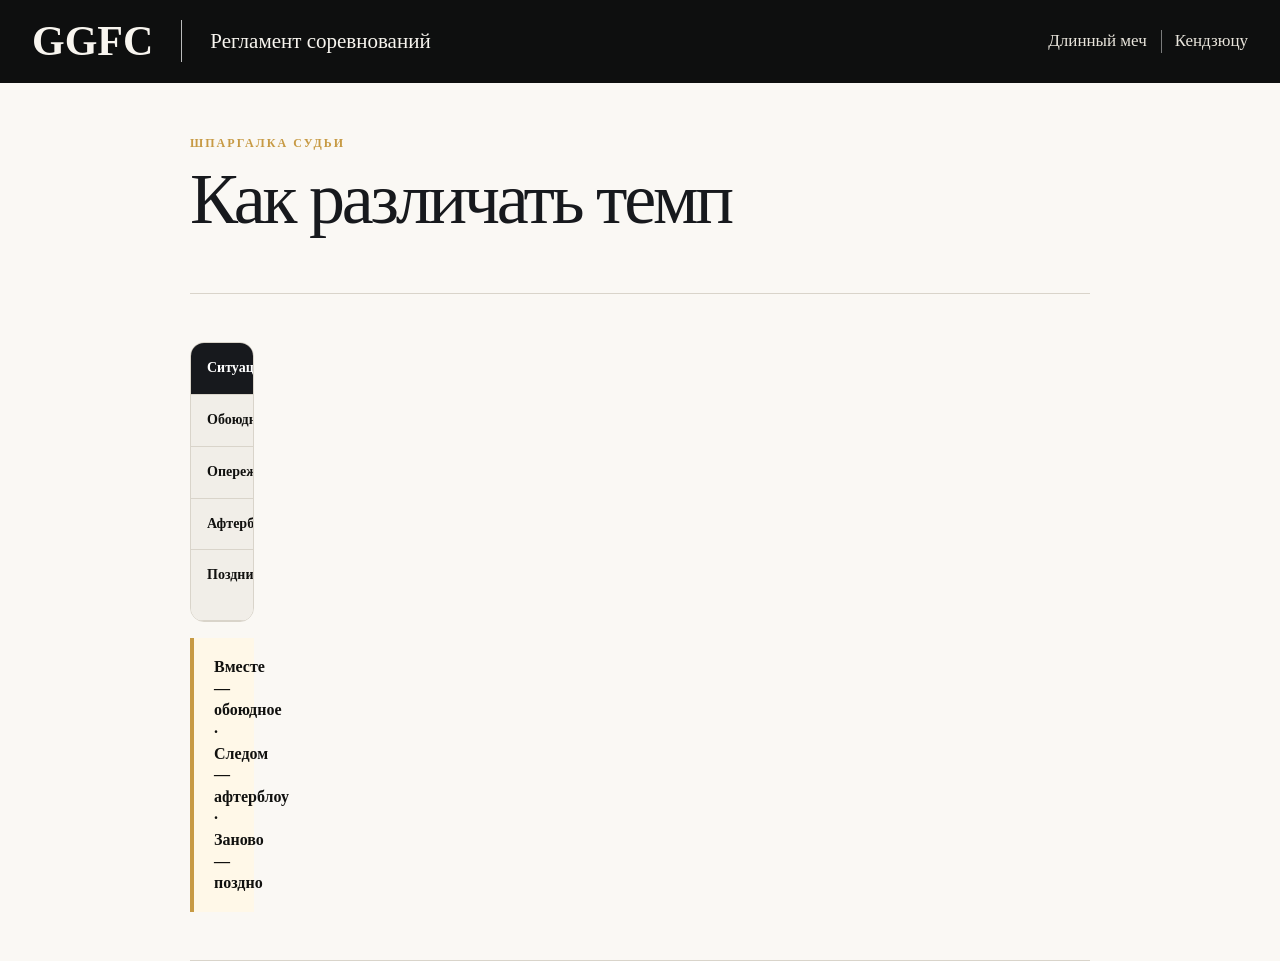
<file: glossary.html>
<!doctype html>
<html lang="ru">
<head>
  <meta charset="utf-8">
  <meta name="viewport" content="width=device-width, initial-scale=1">
  <meta name="description" content="Как отличить обоюдное, опережение, афтерблоу и поздний удар.">
  <title>Темп — GGFC</title>
  <link rel="stylesheet" href="assets/styles.css?v=14">
</head>
<body class="kenjutsu-rules">
  <header class="site-header kenjutsu-header">
    <a class="kenjutsu-brand" href="index.html" aria-label="GGFC — регламент соревнований">
      <strong>GGFC</strong>
      <span>Регламент соревнований</span>
    </a>
    <nav class="kenjutsu-nav" aria-label="Основная навигация">
      <a href="longsword.html">Длинный меч</a>
      <a href="kenjutsu.html">Кендзюцу</a>
    </nav>
  </header>

  <main id="content" class="article-shell narrow">
    <header class="simple-hero"><p class="eyebrow">Шпаргалка судьи</p><h1>Как различать темп</h1></header>

    <section class="content-section">
      <div class="section-content">
        <div class="table-wrap">
          <table>
            <thead><tr><th>Ситуация</th><th>Как выглядит</th><th>Решение</th></tr></thead>
            <tbody>
              <tr><th>Обоюдное</th><td>Порядок попаданий неразличим</td><td>Вместе</td></tr>
              <tr><th>Опережение</th><td>Первый попал, ответа нет</td><td>Только первое</td></tr>
              <tr><th>Афтерблоу</th><td>Ответ уже летел или начался сразу, без паузы</td><td>Первое + ответ</td></tr>
              <tr><th>Поздний</th><td>После попадания была пауза или новое решение</td><td>Ответ не считать</td></tr>
            </tbody>
          </table>
        </div>
        <div class="memory-line"><strong>Вместе — обоюдное · Следом — афтерблоу · Заново — поздно</strong></div>
      </div>
    </section>
  </main>
</body>
</html>
</file>
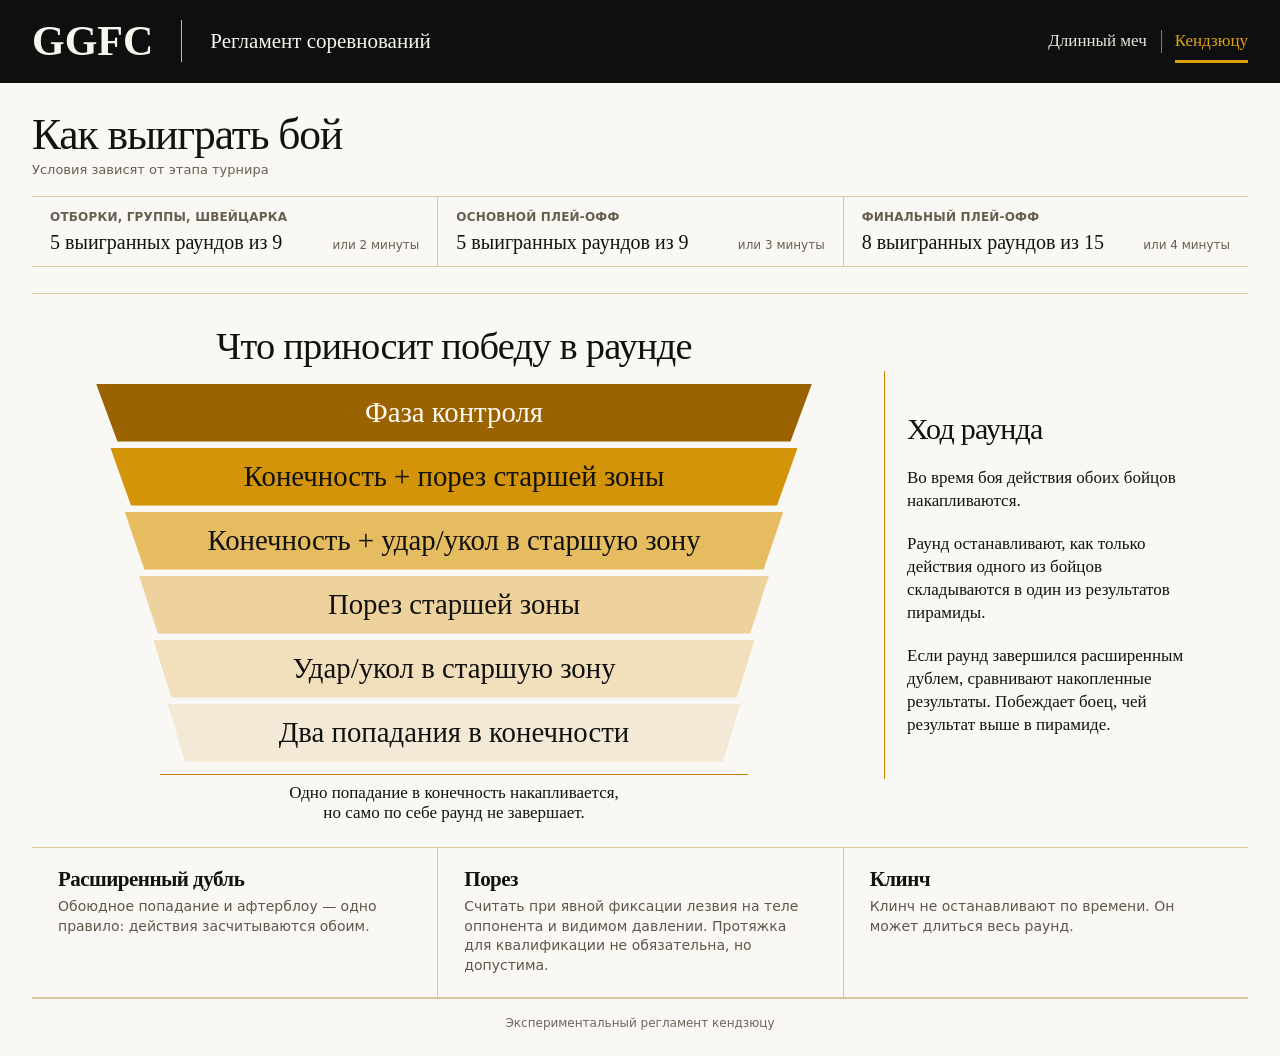
<file: kenjutsu.html>
<!doctype html>
<html lang="ru">
<head>
  <meta charset="utf-8">
  <meta name="viewport" content="width=device-width, initial-scale=1">
  <meta name="description" content="Краткая памятка GGFC по экспериментальным правилам кендзюцу: как определить победителя и разобрать особые ситуации.">
  <title>Кендзюцу — GGFC</title>
  <link rel="stylesheet" href="assets/styles.css?v=14">
</head>
<body class="kenjutsu-rules">
  <a class="skip-link" href="#content">К правилам</a>

  <header class="site-header kenjutsu-header">
    <a class="kenjutsu-brand" href="index.html" aria-label="GGFC — регламент соревнований">
      <strong>GGFC</strong>
      <span>Регламент соревнований</span>
    </a>
    <nav class="kenjutsu-nav" aria-label="Основная навигация">
      <a href="longsword.html">Длинный меч</a>
      <a href="kenjutsu.html" aria-current="page">Кендзюцу</a>
    </nav>
  </header>

  <main id="content" class="kenjutsu-main">
    <section class="tournament-overview" aria-labelledby="tournament-title">
      <header class="tournament-heading">
        <h1 id="tournament-title">Как выиграть бой</h1>
        <p>Условия зависят от этапа турнира</p>
      </header>

      <dl class="bout-formats">
        <div>
          <dt>Отборки, группы, швейцарка</dt>
          <dd><strong>5 выигранных раундов из 9</strong><span>или 2 минуты</span></dd>
        </div>
        <div>
          <dt>Основной плей-офф</dt>
          <dd><strong>5 выигранных раундов из 9</strong><span>или 3 минуты</span></dd>
        </div>
        <div>
          <dt>Финальный плей-офф</dt>
          <dd><strong>8 выигранных раундов из 15</strong><span>или 4 минуты</span></dd>
        </div>
      </dl>
    </section>

    <section class="hierarchy-section" id="hierarchy" aria-labelledby="hierarchy-title">
      <div class="hierarchy-wrap">
        <h2 class="hierarchy-heading" id="hierarchy-title">Что приносит победу в раунде</h2>
        <ol class="result-hierarchy">
          <li class="result-tier tier-control"><span>Фаза контроля</span></li>
          <li class="result-tier tier-1"><span>Конечность + порез старшей зоны</span></li>
          <li class="result-tier tier-2"><span>Конечность + удар/укол в старшую зону</span></li>
          <li class="result-tier tier-3"><span>Порез старшей зоны</span></li>
          <li class="result-tier tier-4"><span>Удар/укол в старшую зону</span></li>
          <li class="result-tier tier-5"><span>Два попадания в конечности</span></li>
        </ol>
        <p class="limb-note">Одно попадание в конечность накапливается,<br>но само по себе раунд не завершает.</p>
      </div>

      <aside class="how-to-read">
        <h2>Ход раунда</h2>
        <ol>
          <li>Во время боя действия обоих бойцов накапливаются.</li>
          <li>Раунд останавливают, как только действия одного из бойцов складываются в один из результатов пирамиды.</li>
          <li>Если раунд завершился расширенным дублем, сравнивают накопленные результаты. Побеждает боец, чей результат выше в пирамиде.</li>
        </ol>
      </aside>
    </section>

    <section class="special-rules" aria-labelledby="special-title">
      <h2 class="sr-only" id="special-title">Особые ситуации</h2>
      <article class="special-rule">
        <h2>Расширенный дубль</h2>
        <p>Обоюдное попадание и афтерблоу — одно правило: действия засчитываются обоим.</p>
      </article>
      <article class="special-rule">
        <h2>Порез</h2>
        <p>Считать при явной фиксации лезвия на теле оппонента и видимом давлении. Протяжка для квалификации не обязательна, но допустима.</p>
      </article>
      <article class="special-rule">
        <h2>Клинч</h2>
        <p>Клинч не останавливают по времени. Он может длиться весь раунд.</p>
      </article>
    </section>
  </main>

  <footer class="kenjutsu-footer">
    Экспериментальный регламент кендзюцу
  </footer>
</body>
</html>
</file>
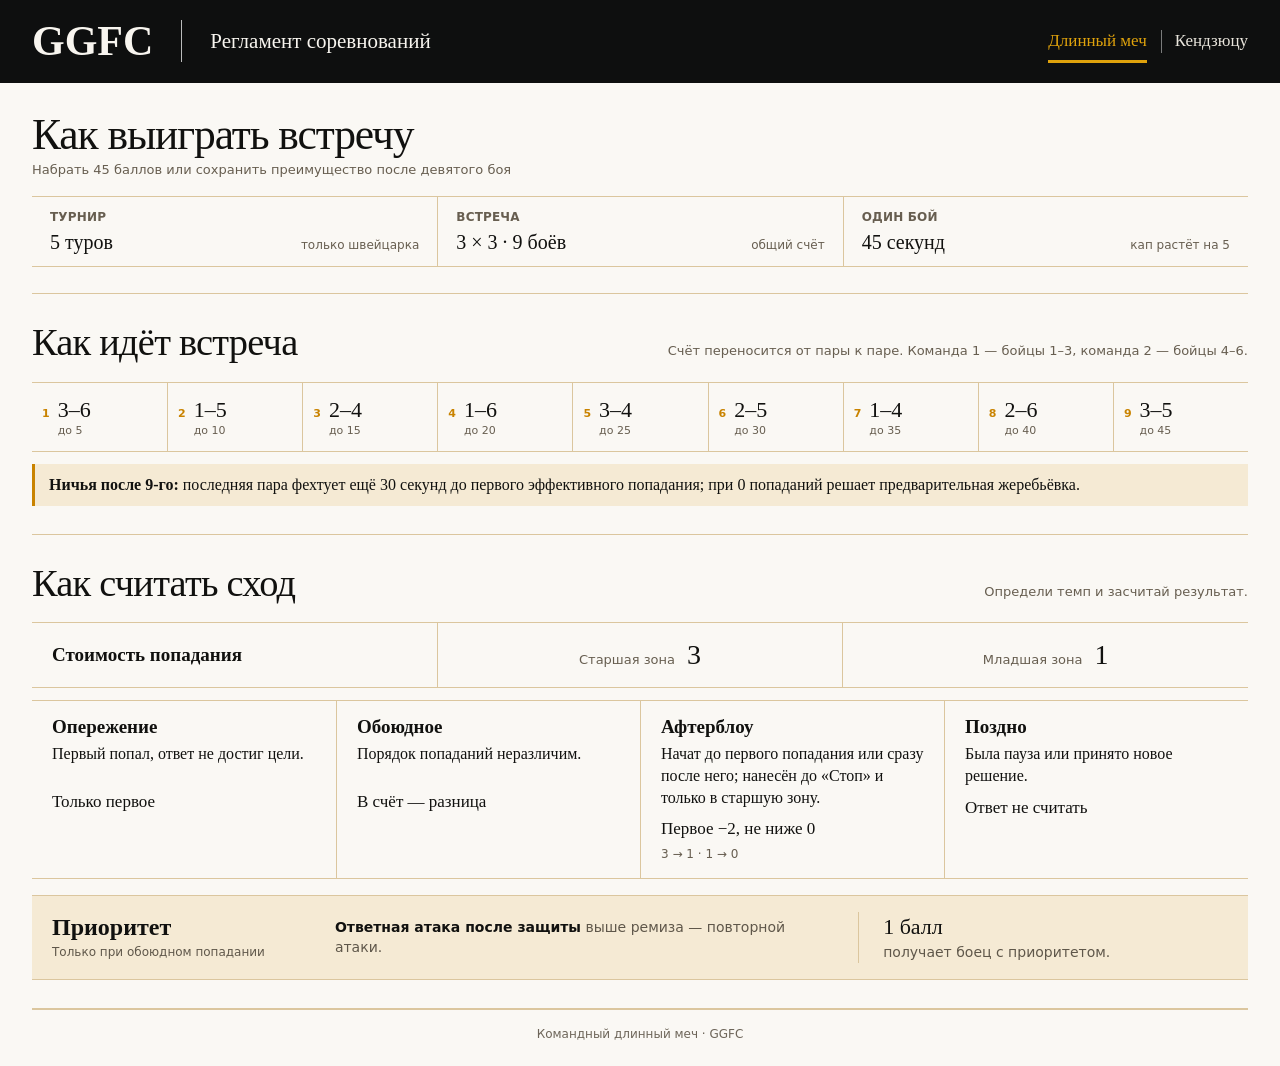
<file: longsword.html>
<!doctype html>
<html lang="ru">
<head>
  <meta charset="utf-8">
  <meta name="viewport" content="width=device-width, initial-scale=1">
  <meta name="description" content="Краткая памятка GGFC по командному длинному мечу: формат встречи, порядок пар, баллы и темп.">
  <title>Командный длинный меч — GGFC</title>
  <link rel="stylesheet" href="assets/styles.css?v=17">
</head>
<body class="kenjutsu-rules longsword-rules">
  <a class="skip-link" href="#content">К правилам</a>

  <header class="site-header kenjutsu-header">
    <a class="kenjutsu-brand" href="index.html" aria-label="GGFC — регламент соревнований">
      <strong>GGFC</strong>
      <span>Регламент соревнований</span>
    </a>
    <nav class="kenjutsu-nav" aria-label="Основная навигация">
      <a href="longsword.html" aria-current="page">Длинный меч</a>
      <a href="kenjutsu.html">Кендзюцу</a>
    </nav>
  </header>

  <main id="content" class="kenjutsu-main">
    <section class="tournament-overview" aria-labelledby="match-title">
      <header class="tournament-heading">
        <h1 id="match-title">Как выиграть встречу</h1>
        <p>Набрать 45 баллов или сохранить преимущество после девятого боя</p>
      </header>

      <dl class="bout-formats">
        <div>
          <dt>Турнир</dt>
          <dd><strong>5 туров</strong><span>только швейцарка</span></dd>
        </div>
        <div>
          <dt>Встреча</dt>
          <dd><strong>3 × 3 · 9 боёв</strong><span>общий счёт</span></dd>
        </div>
        <div>
          <dt>Один бой</dt>
          <dd><strong>45 секунд</strong><span>кап растёт на 5</span></dd>
        </div>
      </dl>
    </section>

    <section class="longsword-section relay-section" aria-labelledby="relay-title">
      <header class="longsword-heading">
        <h2 id="relay-title">Как идёт встреча</h2>
        <p>Счёт переносится от пары к паре. Команда 1 — бойцы 1–3, команда 2 — бойцы 4–6.</p>
      </header>

      <ol class="relay-sequence" aria-label="Порядок боёв и предел счёта">
        <li><small>1</small><strong>3–6</strong><span>до 5</span></li>
        <li><small>2</small><strong>1–5</strong><span>до 10</span></li>
        <li><small>3</small><strong>2–4</strong><span>до 15</span></li>
        <li><small>4</small><strong>1–6</strong><span>до 20</span></li>
        <li><small>5</small><strong>3–4</strong><span>до 25</span></li>
        <li><small>6</small><strong>2–5</strong><span>до 30</span></li>
        <li><small>7</small><strong>1–4</strong><span>до 35</span></li>
        <li><small>8</small><strong>2–6</strong><span>до 40</span></li>
        <li><small>9</small><strong>3–5</strong><span>до 45</span></li>
      </ol>
      <p class="priority-note relay-tie"><strong>Ничья после 9-го:</strong> последняя пара фехтует ещё 30 секунд до первого эффективного попадания; при 0 попаданий решает предварительная жеребьёвка.</p>
    </section>

    <section class="longsword-section scoring-section" aria-labelledby="scoring-title">
      <header class="longsword-heading">
        <h2 id="scoring-title">Как считать сход</h2>
        <p>Определи темп и засчитай результат.</p>
      </header>

      <div class="hit-values" aria-label="Стоимость попадания">
        <strong>Стоимость попадания</strong>
        <span>Старшая зона <b>3</b></span>
        <span>Младшая зона <b>1</b></span>
      </div>

      <div class="tempo-decisions" aria-label="Разбор темпа">
        <article>
          <h3>Опережение</h3>
          <p>Первый попал, ответ не достиг цели.</p>
          <strong>Только первое</strong>
        </article>
        <article>
          <h3>Обоюдное</h3>
          <p>Порядок попаданий неразличим.</p>
          <strong>В счёт — разница</strong>
        </article>
        <article>
          <h3>Афтерблоу</h3>
          <p>Начат до первого попадания или сразу после него; нанесён до «Стоп» и только в старшую зону.</p>
          <strong>Первое −2, не ниже 0</strong>
          <small>3 → 1 · 1 → 0</small>
        </article>
        <article>
          <h3>Поздно</h3>
          <p>Была пауза или принято новое решение.</p>
          <strong>Ответ не считать</strong>
        </article>
      </div>

      <aside class="fencing-priority" aria-labelledby="priority-title">
        <div>
          <h3 id="priority-title">Приоритет</h3>
          <p>Только при обоюдном попадании</p>
        </div>
        <p><strong>Ответная атака после защиты</strong> выше ремиза — повторной атаки.</p>
        <p class="priority-result"><strong>1 балл</strong> получает боец с приоритетом.</p>
      </aside>
    </section>
  </main>

  <footer class="kenjutsu-footer">
    Командный длинный меч · GGFC
  </footer>
</body>
</html>
</file>
<file: assets/styles.css>
:root {
  --ink: #17191d;
  --muted: #666b73;
  --paper: #f4f1eb;
  --surface: #fffdf8;
  --line: #d9d4ca;
  --red: #a82c2c;
  --red-dark: #6f171c;
  --blue: #274f70;
  --blue-dark: #18364e;
  --gold: #c79a44;
  --green: #276749;
  --shadow: 0 18px 50px rgba(33, 30, 24, .08);
  --radius: 18px;
}

* { box-sizing: border-box; }
html { scroll-behavior: smooth; }
body { margin: 0; color: var(--ink); background: var(--paper); font-family: Inter, ui-sans-serif, system-ui, -apple-system, BlinkMacSystemFont, "Segoe UI", sans-serif; line-height: 1.6; }
a { color: inherit; }
.skip-link { position: fixed; top: 8px; left: 8px; z-index: 20; padding: 10px 14px; background: var(--ink); color: white; transform: translateY(-150%); }
.skip-link:focus { transform: translateY(0); }

.site-header { width: min(1180px, calc(100% - 40px)); margin: 0 auto; padding: 22px 0; display: flex; align-items: center; justify-content: space-between; gap: 28px; }
.brand { display: inline-flex; align-items: center; gap: 12px; text-decoration: none; }
.brand-mark { width: 42px; height: 42px; display: grid; place-items: center; border: 1px solid var(--ink); border-radius: 50%; font-family: Georgia, serif; font-size: 24px; }
.brand strong, .brand small { display: block; line-height: 1.15; }
.brand small { color: var(--muted); font-size: 11px; letter-spacing: .1em; text-transform: uppercase; }
.main-nav { display: flex; flex-wrap: wrap; gap: 6px; }
.main-nav a { padding: 8px 12px; border-radius: 999px; color: var(--muted); text-decoration: none; font-size: 14px; }
.main-nav a:hover, .main-nav a[aria-current="page"] { color: var(--ink); background: rgba(255,255,255,.7); }

main, .site-footer { width: min(1180px, calc(100% - 40px)); margin-inline: auto; }
.hero { min-height: 260px; padding: clamp(36px, 6vw, 64px); display: grid; grid-template-columns: 1fr; align-items: center; color: #fff; border-radius: 24px; background: radial-gradient(circle at 86% 18%, rgba(199,154,68,.35), transparent 25%), linear-gradient(135deg, #16191f, #292b30 58%, #421b1e); box-shadow: var(--shadow); }
.eyebrow { margin: 0 0 10px; color: var(--gold); font-size: 12px; font-weight: 800; letter-spacing: .17em; text-transform: uppercase; }
h1, h2, h3 { margin-top: 0; font-family: Georgia, "Times New Roman", serif; line-height: 1.08; }
h1 { margin-bottom: 18px; font-size: clamp(42px, 7vw, 72px); font-weight: 500; letter-spacing: -.045em; }
h2 { margin-bottom: 18px; font-size: clamp(32px, 4vw, 52px); font-weight: 500; letter-spacing: -.025em; }
h3 { margin-bottom: 12px; font-size: 25px; }
.lead { max-width: 740px; margin: 0; color: inherit; font-size: clamp(18px, 2vw, 24px); opacity: .84; }
.actions { display: flex; flex-wrap: wrap; gap: 12px; margin-top: 34px; }
.button { display: inline-flex; align-items: center; justify-content: center; min-height: 48px; padding: 10px 18px; border: 1px solid rgba(255,255,255,.34); border-radius: 999px; text-decoration: none; font-weight: 700; }
.button.primary { color: var(--ink); background: #fff; }
.button.secondary { color: #fff; }
.hero-panel { padding: 28px; color: var(--ink); background: rgba(255,253,248,.93); border-radius: var(--radius); }
.hero-panel dl { display: grid; grid-template-columns: repeat(3, 1fr); margin: 30px 0; }
.hero-panel dl div { padding: 0 12px; border-right: 1px solid var(--line); text-align: center; }
.hero-panel dl div:first-child { padding-left: 0; }
.hero-panel dl div:last-child { padding-right: 0; border: 0; }
.hero-panel dt { color: var(--muted); font-size: 11px; text-transform: uppercase; }
.hero-panel dd { margin: 4px 0 0; font-family: Georgia, serif; font-size: 32px; }
.hero-panel p { margin-bottom: 0; color: var(--muted); font-size: 14px; }
.status { display: inline-flex; align-items: center; gap: 6px; padding: 5px 10px; border-radius: 999px; font-size: 11px; font-weight: 800; letter-spacing: .06em; text-transform: uppercase; }
.status.ready { color: #fff; background: var(--green); }
.status.draft { color: #7b3d09; background: #f8e4bb; }
.status.waiting { color: var(--blue-dark); background: #dceaf4; }

.section { padding: clamp(34px, 6vw, 64px) 0; }
.section-heading { margin-bottom: 34px; }
.card-grid { display: grid; grid-template-columns: repeat(2, minmax(0, 1fr)); gap: 22px; }
.discipline-card { position: relative; min-height: 260px; padding: 30px; overflow: hidden; border: 1px solid var(--line); border-radius: var(--radius); background: var(--surface); box-shadow: var(--shadow); }
.discipline-card::after { content: ""; position: absolute; right: -70px; bottom: -90px; width: 240px; height: 240px; border: 40px solid rgba(0,0,0,.035); border-radius: 50%; }
.discipline-card.accent-red { border-top: 5px solid var(--red); }
.discipline-card.accent-blue { border-top: 5px solid var(--blue); }
.card-topline { display: flex; justify-content: space-between; align-items: center; margin-bottom: 28px; color: var(--muted); font-weight: 700; }
.discipline-card .button { position: relative; z-index: 1; margin-top: 8px; border-color: transparent; }
.discipline-card .button.primary { color: #fff; background: var(--red-dark); }
.discipline-card .button.secondary { color: #fff; background: var(--blue-dark); }
.discipline-card p { max-width: 560px; color: var(--muted); }
.compact-list { padding: 0; list-style: none; }
.compact-list li { padding: 7px 0; border-bottom: 1px solid var(--line); }
.text-link { position: relative; z-index: 1; display: inline-flex; gap: 8px; margin-top: 20px; font-weight: 800; text-decoration: none; }
.split-section { display: grid; grid-template-columns: .8fr 1.2fr; gap: 64px; border-top: 1px solid var(--line); }
.role-grid { display: grid; grid-template-columns: 1fr 1fr; gap: 18px; }
.role-card { padding: 30px; border-radius: var(--radius); background: var(--surface); }
.role-card p { color: var(--muted); }
.role-card a { font-weight: 750; }
.role-icon { display: block; margin-bottom: 36px; font-size: 34px; }

.notice { display: flex; justify-content: space-between; align-items: center; gap: 32px; padding: 26px 30px; border: 1px solid var(--line); border-radius: var(--radius); background: var(--surface); }
.notice p { max-width: 800px; margin: 5px 0 0; color: var(--muted); }
.notice a { flex: 0 0 auto; font-weight: 800; }
.notice.warning { margin: 28px 0 0; border-color: #e4c38b; background: #fff8e8; }
.site-footer { display: flex; justify-content: space-between; gap: 20px; margin-top: 40px; padding: 24px 0 32px; color: var(--muted); border-top: 1px solid var(--line); font-size: 13px; }

.article-shell { max-width: 1180px; }
.article-shell.narrow { max-width: 900px; }
.article-hero { min-height: 420px; padding: clamp(44px, 7vw, 76px); display: grid; grid-template-columns: 1.35fr .65fr; align-items: end; gap: 50px; color: #fff; border-radius: 28px; }
.article-hero h1 { font-size: clamp(46px, 7vw, 82px); }
.accent-red-bg { background: radial-gradient(circle at 90% 10%, rgba(255,255,255,.15), transparent 23%), linear-gradient(135deg, var(--red-dark), #2a181b); }
.accent-blue-bg { background: radial-gradient(circle at 85% 18%, rgba(255,255,255,.15), transparent 23%), linear-gradient(135deg, var(--blue-dark), #17222b); }
.quick-facts { display: grid; gap: 1px; overflow: hidden; border-radius: 14px; background: rgba(255,255,255,.15); }
.quick-facts div { padding: 18px; background: rgba(0,0,0,.24); }
.quick-facts span, .quick-facts strong { display: block; }
.quick-facts span { color: rgba(255,255,255,.68); font-size: 11px; text-transform: uppercase; }
.quick-facts strong { font-family: Georgia, serif; font-size: 23px; font-weight: 500; }
.empty-seal { justify-self: center; align-self: center; display: grid; place-items: center; width: 170px; height: 170px; border: 2px solid rgba(255,255,255,.6); border-radius: 50%; font-family: serif; font-size: 80px; }
.page-nav { position: sticky; top: 10px; z-index: 5; width: fit-content; max-width: 100%; margin: 22px auto 0; padding: 7px; display: flex; overflow-x: auto; border: 1px solid var(--line); border-radius: 999px; background: rgba(244,241,235,.92); backdrop-filter: blur(12px); }
.page-nav a { padding: 8px 14px; border-radius: 999px; text-decoration: none; white-space: nowrap; font-size: 13px; font-weight: 700; }
.page-nav a:hover { background: var(--surface); }
.content-section { padding: 48px 0; display: grid; grid-template-columns: 64px minmax(0, 1fr); gap: 24px; border-bottom: 1px solid var(--line); scroll-margin-top: 80px; }
.compact-article .content-section { padding: 36px 0; }
.section-number { color: var(--muted); font-family: Georgia, serif; font-size: 22px; }
.section-content { min-width: 0; }
.section-content > p { max-width: 850px; }
.data-grid, .score-grid, .requirements-grid { display: grid; grid-template-columns: repeat(2, minmax(0,1fr)); gap: 14px; }
.data-grid article, .score-card, .requirements-grid article { padding: 24px; border: 1px solid var(--line); border-radius: 14px; background: var(--surface); }
.data-grid span, .score-card span, .requirements-grid article > span { color: var(--muted); font-size: 11px; font-weight: 800; letter-spacing: .08em; text-transform: uppercase; }
.data-grid strong { display: block; margin: 7px 0; font-family: Georgia, serif; font-size: 28px; }
.data-grid p, .score-card p, .requirements-grid p { margin: 0; color: var(--muted); }
.relay { margin: 20px 0; display: grid; grid-template-columns: repeat(9, 1fr); gap: 4px; }
.relay span { padding: 14px 6px; color: #fff; background: var(--ink); text-align: center; font-weight: 800; }
.relay span:first-child { border-radius: 10px 0 0 10px; }
.relay span:last-child { border-radius: 0 10px 10px 0; }
.muted { color: var(--muted); }
.score-card { position: relative; overflow: hidden; }
.score-card strong { display: block; margin: 12px 0; font-family: Georgia, serif; font-size: 64px; line-height: 1; }
.score-card.high { border-top: 4px solid var(--red); }
.score-card.low { border-top: 4px solid var(--gold); }
.score-card.after { border-top: 4px solid var(--blue); }
.score-card.none { border-top: 4px solid #888; }
.table-wrap { width: 100%; max-width: 100%; overflow-x: auto; border: 1px solid var(--line); border-radius: 14px; background: var(--surface); }
table { width: 100%; min-width: 620px; border-collapse: collapse; font-size: 14px; }
th, td { padding: 16px; border-bottom: 1px solid var(--line); text-align: left; vertical-align: top; }
thead th { color: #fff; background: var(--ink); }
tbody th { width: 170px; background: #f1eee8; }
.memory-line { margin-top: 16px; padding: 18px 20px; border-left: 4px solid var(--gold); background: #fff8e8; }
.steps { padding: 0; display: grid; gap: 12px; list-style: none; }
.steps li { padding: 20px; display: grid; grid-template-columns: 44px 1fr; gap: 16px; border: 1px solid var(--line); border-radius: 14px; background: var(--surface); }
.steps li > span { display: grid; place-items: center; width: 38px; height: 38px; color: #fff; border-radius: 50%; background: var(--red); font-weight: 900; }
.steps p { margin: 3px 0 0; color: var(--muted); }
.check-grid { display: grid; grid-template-columns: 1fr 1fr; gap: 22px; }
.check-list { margin: 0; padding: 0; list-style: none; }
.check-list li { position: relative; padding: 15px 12px 15px 42px; border-bottom: 1px solid var(--line); }
.check-list li::before { content: "✓"; position: absolute; left: 10px; color: var(--green); font-weight: 900; }

.waiting-panel { margin: 28px 0 0; padding: 50px; text-align: center; border: 1px dashed var(--blue); border-radius: var(--radius); background: #edf5fa; }
.waiting-panel h2 { margin-top: 22px; }
.waiting-panel p { max-width: 650px; margin: 0 auto; color: var(--muted); }
.requirements-grid { grid-template-columns: repeat(3, 1fr); }
.requirements-grid h3 { margin-top: 24px; }
.simple-hero { padding: 52px 0 36px; border-bottom: 1px solid var(--line); }
.simple-hero h1 { color: var(--ink); }
.simple-hero .lead { color: var(--muted); }
.term-stack { padding: 50px 0; display: grid; gap: 14px; }
.term-card { padding: 28px; display: grid; grid-template-columns: 64px 1fr; gap: 20px; border: 1px solid var(--line); border-radius: 14px; background: var(--surface); }
.term-card h2 { margin-bottom: 8px; font-size: 32px; }
.term-card p { margin: 0 0 10px; color: var(--muted); }
.term-index { color: var(--red); font-family: Georgia, serif; font-size: 22px; }
.decision-box { padding: 34px; border-radius: var(--radius); color: #fff; background: var(--ink); }
.decision-box h2 { font-size: 34px; }
.decision-box li + li { margin-top: 12px; }

@media (max-width: 820px) {
  .site-header { align-items: flex-start; flex-direction: column; }
  .hero, .article-hero, .split-section { grid-template-columns: 1fr; }
  .hero { min-height: auto; padding: 50px 28px; }
  .article-hero { min-height: auto; }
  .card-grid, .role-grid, .data-grid, .score-grid, .check-grid, .requirements-grid { grid-template-columns: 1fr; }
  .content-section { grid-template-columns: 1fr; gap: 10px; }
  .section-number { font-size: 14px; }
  .relay { grid-template-columns: repeat(3, 1fr); }
  .relay span, .relay span:first-child, .relay span:last-child { border-radius: 6px; }
  .notice, .site-footer { align-items: flex-start; flex-direction: column; }
}

@media (max-width: 520px) {
  .site-header, main, .site-footer { width: min(100% - 24px, 1180px); }
  .main-nav { gap: 2px; }
  .main-nav a { padding: 7px 9px; font-size: 12px; }
  .hero, .article-hero, .discipline-card, .waiting-panel { padding: 32px 22px; border-radius: 18px; }
  .hero-panel dl { grid-template-columns: 1fr; }
  .hero-panel dl div { padding: 12px 0; border-right: 0; border-bottom: 1px solid var(--line); }
  .hero-panel dl div:last-child { border: 0; }
  .empty-seal { width: 110px; height: 110px; font-size: 54px; }
  .term-card { grid-template-columns: 1fr; }
}

@media (prefers-reduced-motion: reduce) { html { scroll-behavior: auto; } }

/* Kenjutsu result hierarchy */
.sr-only {
  position: absolute;
  width: 1px;
  height: 1px;
  padding: 0;
  margin: -1px;
  overflow: hidden;
  clip: rect(0, 0, 0, 0);
  white-space: nowrap;
  border: 0;
}

.kenjutsu-rules {
  --kenjutsu-ink: #11110f;
  --kenjutsu-paper: #faf8f4;
  --kenjutsu-gold: #c98300;
  --kenjutsu-line: #dbc69e;
  color: var(--kenjutsu-ink);
  background: var(--kenjutsu-paper);
  font-family: Georgia, "Times New Roman", serif;
  line-height: 1.35;
}

.kenjutsu-header {
  width: 100%;
  margin: 0;
  padding: 18px max(32px, calc((100vw - 1400px) / 2));
  color: #f8f5ef;
  background: #0e0f0f;
}

.kenjutsu-brand {
  display: flex;
  align-items: center;
  gap: 28px;
  color: inherit;
  text-decoration: none;
}

.kenjutsu-brand strong {
  padding-right: 28px;
  border-right: 1px solid rgba(255, 255, 255, .72);
  font-size: 42px;
  line-height: 1;
}

.kenjutsu-brand span {
  font-size: 21px;
}

.kenjutsu-nav {
  display: flex;
  align-items: center;
  gap: 28px;
}

.kenjutsu-nav a {
  position: relative;
  padding: 12px 0;
  color: #e9e5dc;
  text-decoration: none;
  font-size: 17px;
}

.kenjutsu-nav a + a::before {
  content: "";
  position: absolute;
  left: -14px;
  top: 12px;
  bottom: 12px;
  width: 1px;
  background: rgba(255, 255, 255, .45);
}

.kenjutsu-nav a:hover,
.kenjutsu-nav a:focus-visible,
.kenjutsu-nav a[aria-current="page"] {
  color: #dfa20c;
}

.kenjutsu-nav a[aria-current="page"]::after {
  content: "";
  position: absolute;
  right: 0;
  bottom: 2px;
  left: 0;
  height: 3px;
  background: #dfa20c;
}

.kenjutsu-main {
  width: min(1400px, calc(100% - 64px));
  margin: 0 auto;
}

.tournament-overview {
  padding: 28px 0 26px;
  border-bottom: 1px solid var(--kenjutsu-line);
}

.tournament-heading h1 {
  margin: 0;
  font-size: clamp(32px, 3.4vw, 46px);
  font-weight: 500;
  letter-spacing: -.025em;
}

.tournament-heading p {
  margin: 3px 0 18px;
  color: #675e50;
  font-family: Inter, ui-sans-serif, system-ui, sans-serif;
  font-size: 13px;
}

.bout-formats {
  margin: 0;
  display: grid;
  grid-template-columns: repeat(3, 1fr);
  border-top: 1px solid var(--kenjutsu-line);
  border-bottom: 1px solid var(--kenjutsu-line);
}

.bout-formats > div {
  min-width: 0;
  padding: 12px 18px;
}

.bout-formats > div + div {
  border-left: 1px solid var(--kenjutsu-line);
}

.bout-formats dt {
  color: #675e50;
  font-family: Inter, ui-sans-serif, system-ui, sans-serif;
  font-size: 12px;
  font-weight: 600;
  letter-spacing: .015em;
  text-transform: uppercase;
}

.bout-formats dd {
  margin: 4px 0 0;
  display: flex;
  align-items: baseline;
  justify-content: space-between;
  gap: 10px;
}

.bout-formats dd strong {
  font-size: 20px;
  font-weight: 400;
  line-height: 1.22;
}

.bout-formats dd span {
  flex: 0 0 auto;
  color: #675e50;
  font-family: Inter, ui-sans-serif, system-ui, sans-serif;
  font-size: 12px;
}

.hierarchy-section {
  padding: 32px 64px 24px;
  display: grid;
  grid-template-columns: minmax(0, 1fr) 300px;
  gap: 72px;
  align-items: center;
}

.hierarchy-wrap {
  min-width: 0;
}

.hierarchy-heading {
  margin: 0 0 16px;
  font-size: clamp(28px, 3vw, 42px);
  font-weight: 500;
  letter-spacing: -.02em;
  text-align: center;
}

.result-hierarchy {
  margin: 0;
  padding: 0;
  display: grid;
  justify-items: center;
  gap: 6px;
  list-style: none;
}

.result-tier {
  min-height: 58px;
  padding: 10px 44px;
  display: grid;
  place-items: center;
  clip-path: polygon(0 0, 100% 0, 97% 100%, 3% 100%);
  text-align: center;
  font-size: clamp(23px, 2.25vw, 32px);
  line-height: 1.08;
}

.tier-control { width: 100%; color: #fffaf0; background: #9b6300; }
.tier-1 { width: 96%; background: #d39409; }
.tier-2 { width: 92%; background: #e6bc61; }
.tier-3 { width: 88%; background: #edd29d; }
.tier-4 { width: 84%; background: #f2dfbc; }
.tier-5 { width: 80%; background: #f4e9d6; }

.limb-note {
  width: 82%;
  margin: 12px auto 0;
  padding-top: 8px;
  border-top: 1px solid var(--kenjutsu-gold);
  text-align: center;
  font-size: 17px;
  line-height: 1.2;
}

.how-to-read {
  padding: 42px 0 42px 22px;
  border-left: 1px solid var(--kenjutsu-gold);
}

.how-to-read h2 {
  margin-bottom: 22px;
  font-size: 30px;
}

.how-to-read ol {
  margin: 0;
  padding: 0;
  display: grid;
  gap: 20px;
  list-style: none;
  font-size: 17px;
}

.special-rules {
  margin-top: 0;
  display: grid;
  grid-template-columns: repeat(3, 1fr);
  border-top: 1px solid var(--kenjutsu-line);
  border-bottom: 1px solid var(--kenjutsu-line);
}

.special-rule {
  min-width: 0;
  padding: 20px 26px 22px;
}

.special-rule + .special-rule {
  border-left: 1px solid var(--kenjutsu-line);
}

.special-rule h2 {
  margin: 0 0 6px;
  font-size: 21px;
  font-weight: 600;
}

.special-rule p {
  margin: 0;
  color: #5f574a;
  font-family: Inter, ui-sans-serif, system-ui, sans-serif;
  font-size: 14px;
  line-height: 1.4;
}

.kenjutsu-footer {
  width: min(1400px, calc(100% - 64px));
  margin: 0 auto;
  padding: 16px 0 24px;
  color: #6d6559;
  border-top: 1px solid var(--kenjutsu-line);
  font-family: Inter, ui-sans-serif, system-ui, sans-serif;
  font-size: 12px;
  text-align: center;
}

@media (max-width: 1000px) {
  .kenjutsu-header {
    align-items: flex-start;
    flex-direction: column;
  }

  .hierarchy-section {
    padding-inline: 0;
    grid-template-columns: 1fr;
    gap: 20px;
  }

  .how-to-read {
    padding: 18px 0 0;
    border-top: 1px solid var(--kenjutsu-line);
    border-left: 0;
  }

  .how-to-read h2 {
    margin-bottom: 12px;
  }

  .how-to-read ol {
    grid-template-columns: 1fr 1fr;
    gap: 10px 28px;
    list-style: decimal inside;
  }
}

@media (max-width: 900px) {
  .bout-formats {
    grid-template-columns: 1fr;
  }

  .bout-formats > div {
    display: grid;
    grid-template-columns: 220px minmax(0, 1fr);
    align-items: center;
    gap: 20px;
  }

  .bout-formats > div + div {
    border-top: 1px solid var(--kenjutsu-line);
    border-left: 0;
  }

  .bout-formats dd {
    margin: 0;
  }
}

@media (max-width: 760px) {
  .kenjutsu-header {
    padding: 16px 20px;
    gap: 14px;
  }

  .kenjutsu-brand {
    gap: 16px;
  }

  .kenjutsu-brand strong {
    padding-right: 16px;
    font-size: 32px;
  }

  .kenjutsu-brand span {
    font-size: 17px;
  }

  .kenjutsu-nav {
    width: 100%;
    gap: 18px;
    overflow-x: auto;
  }

  .kenjutsu-nav a {
    flex: 0 0 auto;
    font-size: 14px;
  }

  .kenjutsu-nav a + a::before {
    left: -9px;
  }

  .kenjutsu-main,
  .kenjutsu-footer {
    width: min(100% - 28px, 1400px);
  }

  .tournament-overview {
    padding-top: 22px;
  }

  .tournament-heading h1 {
    margin-bottom: 16px;
    font-size: 34px;
  }

  .bout-formats > div {
    grid-template-columns: minmax(124px, .9fr) minmax(0, 1.4fr);
    gap: 16px;
    padding: 12px 14px;
  }

  .result-tier {
    min-height: 54px;
    padding: 8px 28px;
    font-size: clamp(18px, 5.2vw, 24px);
  }

  .tier-control { width: 100%; }
  .tier-1 { width: 98%; }
  .tier-2 { width: 96%; }
  .tier-3 { width: 94%; }
  .tier-4 { width: 92%; }
  .tier-5 { width: 90%; }

  .limb-note {
    width: 94%;
    font-size: 14px;
  }

  .how-to-read h2 {
    font-size: 27px;
  }

  .hierarchy-heading {
    margin-bottom: 14px;
    font-size: 29px;
  }

  .how-to-read ol {
    grid-template-columns: 1fr;
    font-size: 15px;
  }

  .special-rules {
    grid-template-columns: 1fr;
  }

  .special-rule {
    padding: 16px 6px;
    text-align: left;
  }

  .special-rule + .special-rule {
    border-top: 1px solid var(--kenjutsu-line);
    border-left: 0;
  }

  .special-rule h2 {
    font-size: 19px;
  }
}

@media (max-width: 430px) {
  .kenjutsu-nav {
    gap: 14px;
    overflow: visible;
  }

  .kenjutsu-nav a {
    font-size: 12px;
  }

  .kenjutsu-nav a + a::before {
    left: -7px;
  }

  .bout-formats > div {
    grid-template-columns: 92px minmax(0, 1fr);
    gap: 12px;
  }

  .bout-formats dd {
    display: block;
  }

  .bout-formats dd strong,
  .bout-formats dd span {
    display: block;
  }

  .bout-formats dd strong {
    font-size: 18px;
  }

  .bout-formats dd span {
    margin-top: 3px;
  }

  .result-tier {
    padding-inline: 22px;
  }
}

/* Team longsword */
.longsword-section {
  padding: 28px 0;
  border-bottom: 1px solid var(--kenjutsu-line);
}

.longsword-heading {
  margin-bottom: 18px;
  display: flex;
  align-items: baseline;
  justify-content: space-between;
  gap: 24px;
}

.longsword-heading h2 {
  margin: 0;
  font-size: clamp(28px, 3vw, 40px);
  font-weight: 500;
  letter-spacing: -.02em;
}

.longsword-heading p {
  max-width: 660px;
  margin: 0;
  color: #675e50;
  font-family: Inter, ui-sans-serif, system-ui, sans-serif;
  font-size: 13px;
  text-align: right;
}

.relay-sequence {
  margin: 0;
  padding: 0;
  display: grid;
  grid-template-columns: repeat(9, minmax(0, 1fr));
  border-top: 1px solid var(--kenjutsu-line);
  border-bottom: 1px solid var(--kenjutsu-line);
  list-style: none;
}

.relay-sequence li {
  min-width: 0;
  padding: 12px 10px;
  display: grid;
  grid-template-columns: auto 1fr;
  align-items: baseline;
  gap: 0 8px;
}

.relay-sequence li + li {
  border-left: 1px solid var(--kenjutsu-line);
}

.relay-sequence small {
  grid-row: 1 / 3;
  color: var(--kenjutsu-gold);
  font-family: Inter, ui-sans-serif, system-ui, sans-serif;
  font-size: 11px;
  font-weight: 700;
}

.relay-sequence strong {
  font-size: 22px;
  font-weight: 500;
}

.relay-sequence span {
  color: #675e50;
  font-family: Inter, ui-sans-serif, system-ui, sans-serif;
  font-size: 11px;
}

.hit-values {
  display: flex;
  align-items: stretch;
  border-top: 1px solid var(--kenjutsu-line);
  border-bottom: 1px solid var(--kenjutsu-line);
}

.hit-values > strong,
.hit-values span {
  display: flex;
  flex: 1;
  align-items: baseline;
  justify-content: center;
  gap: 12px;
  padding: 13px 20px;
}

.hit-values > strong {
  align-items: center;
  justify-content: flex-start;
  font-size: 19px;
  font-weight: 600;
}

.hit-values span {
  border-left: 1px solid var(--kenjutsu-line);
  color: #675e50;
  font-family: Inter, ui-sans-serif, system-ui, sans-serif;
  font-size: 13px;
}

.hit-values b {
  color: var(--kenjutsu-ink);
  font-family: Georgia, "Times New Roman", serif;
  font-size: 28px;
  font-weight: 500;
}

.tempo-decisions h3 {
  margin: 0;
  font-size: 19px;
  font-weight: 600;
}

.tempo-decisions {
  margin-top: 12px;
  display: grid;
  grid-template-columns: repeat(4, 1fr);
  border-top: 1px solid var(--kenjutsu-line);
  border-bottom: 1px solid var(--kenjutsu-line);
}

.tempo-decisions article {
  min-width: 0;
  padding: 16px 20px;
}

.tempo-decisions article + article {
  border-left: 1px solid var(--kenjutsu-line);
}

.tempo-decisions p {
  min-height: 38px;
  margin: 6px 0 10px;
}

.tempo-decisions strong {
  font-size: 17px;
  font-weight: 500;
}

.tempo-decisions small {
  display: block;
  margin-top: 5px;
  color: #675e50;
  font-family: Inter, ui-sans-serif, system-ui, sans-serif;
  font-size: 12px;
}

.priority-note {
  margin: 16px 0 0;
  padding: 10px 14px;
  border-left: 3px solid var(--kenjutsu-gold);
  background: #f5ead4;
  font-size: 16px;
}

.relay-tie {
  margin-top: 12px;
}

.fencing-priority {
  margin-top: 16px;
  padding: 16px 20px;
  display: grid;
  grid-template-columns: .7fr 1.35fr 1fr;
  align-items: center;
  gap: 24px;
  border-top: 1px solid var(--kenjutsu-line);
  border-bottom: 1px solid var(--kenjutsu-line);
  background: #f5ead4;
}

.fencing-priority h3 {
  margin: 0;
  font-size: 24px;
  font-weight: 600;
}

.fencing-priority p {
  margin: 0;
  color: #5f574a;
  font-family: Inter, ui-sans-serif, system-ui, sans-serif;
  font-size: 14px;
  line-height: 1.4;
}

.fencing-priority div p {
  margin-top: 3px;
  font-size: 12px;
}

.fencing-priority strong {
  color: var(--kenjutsu-ink);
}

.priority-result {
  padding-left: 24px;
  border-left: 1px solid var(--kenjutsu-line);
}

.priority-result strong {
  display: block;
  font-family: Georgia, "Times New Roman", serif;
  font-size: 22px;
  font-weight: 500;
}

/* Minimal discipline selector */
.home-rules {
  min-height: 100svh;
  display: flex;
  flex-direction: column;
}

.discipline-home {
  width: min(1400px, calc(100% - 64px));
  margin: 0 auto;
  padding: 48px 0;
  flex: 1;
  display: grid;
  align-items: center;
}

.discipline-chooser {
  display: grid;
  grid-template-columns: 1fr 1fr;
  border-top: 1px solid var(--kenjutsu-line);
  border-bottom: 1px solid var(--kenjutsu-line);
}

.discipline-chooser a {
  min-height: 240px;
  padding: 48px 28px;
  display: grid;
  place-items: center;
  color: var(--kenjutsu-ink);
  text-align: center;
  text-decoration: none;
  font-size: clamp(40px, 5vw, 68px);
  line-height: 1;
  transition: color 140ms ease, background-color 140ms ease;
}

.discipline-chooser a + a {
  border-left: 1px solid var(--kenjutsu-line);
}

.discipline-chooser a:hover,
.discipline-chooser a:focus-visible {
  color: #7c5000;
  background: #f5ead4;
  outline: 0;
}

@media (max-width: 900px) {
  .longsword-heading {
    display: block;
  }

  .longsword-heading p {
    max-width: none;
    margin-top: 4px;
    text-align: left;
  }

  .relay-sequence {
    grid-template-columns: repeat(3, 1fr);
  }

  .relay-sequence li:nth-child(n + 4) {
    border-top: 1px solid var(--kenjutsu-line);
  }

  .relay-sequence li:nth-child(3n + 1) {
    border-left: 0;
  }

  .tempo-decisions {
    grid-template-columns: 1fr 1fr;
  }

  .tempo-decisions article:nth-child(3) {
    border-top: 1px solid var(--kenjutsu-line);
    border-left: 0;
  }

  .tempo-decisions article:nth-child(4) {
    border-top: 1px solid var(--kenjutsu-line);
  }
}

@media (max-width: 520px) {
  .longsword-section {
    padding: 24px 0;
  }

  .longsword-heading h2 {
    font-size: 29px;
  }

  .relay-sequence li {
    padding: 10px 8px;
  }

  .relay-sequence strong {
    font-size: 20px;
  }

  .tempo-decisions {
    grid-template-columns: 1fr;
  }

  .tempo-decisions article + article,
  .tempo-decisions article:nth-child(4) {
    border-top: 1px solid var(--kenjutsu-line);
    border-left: 0;
  }

  .hit-values {
    display: grid;
    grid-template-columns: 1fr 1fr;
  }

  .hit-values > strong {
    grid-column: 1 / -1;
    padding: 11px 12px;
    border-bottom: 1px solid var(--kenjutsu-line);
  }

  .hit-values span {
    justify-content: space-between;
    padding: 10px 12px;
  }

  .hit-values span:nth-child(2) {
    border-left: 0;
  }

  .tempo-decisions p {
    min-height: 0;
  }

  .tempo-decisions article {
    padding: 14px 12px;
  }

  .priority-note {
    font-size: 14px;
  }

  .fencing-priority {
    padding: 14px 12px;
    grid-template-columns: 1fr;
    gap: 12px;
  }

  .priority-result {
    padding: 10px 0 0;
    border-top: 1px solid var(--kenjutsu-line);
    border-left: 0;
  }

  .discipline-home {
    width: min(100% - 28px, 1400px);
    padding: 28px 0;
  }

  .discipline-chooser {
    grid-template-columns: 1fr;
  }

  .discipline-chooser a {
    min-height: 170px;
    padding: 34px 18px;
    font-size: 42px;
  }

  .discipline-chooser a + a {
    border-top: 1px solid var(--kenjutsu-line);
    border-left: 0;
  }
}
</file>
